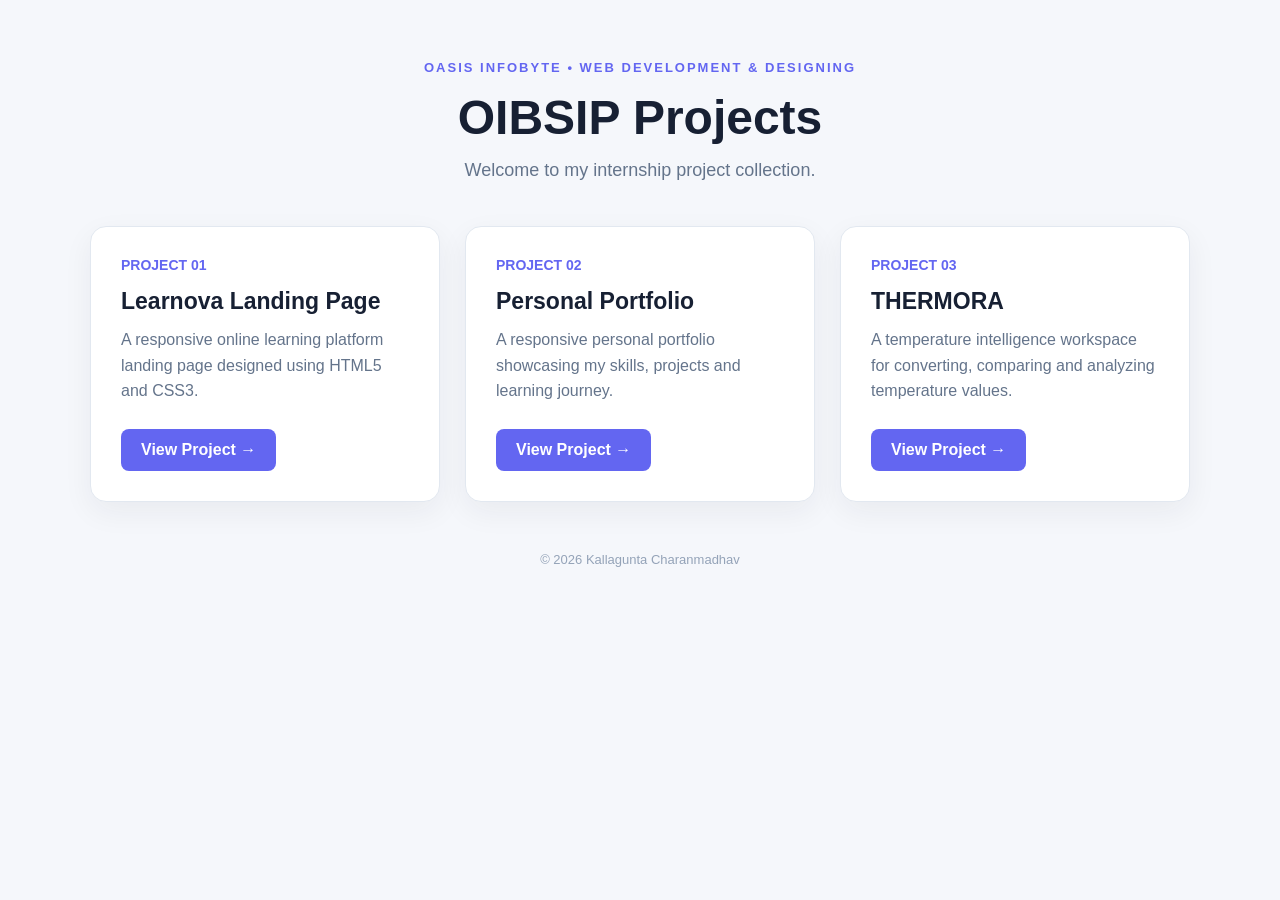
<file: index.html>
<!DOCTYPE html>
<html lang="en">

<head>
    <meta charset="UTF-8">
    <meta name="viewport" content="width=device-width, initial-scale=1.0">

    <title>OIBSIP Projects | Charanmadhav</title>

    <style>
        * {
            margin: 0;
            padding: 0;
            box-sizing: border-box;
        }

        body {
            font-family: Arial, sans-serif;
            background: #f5f7fb;
            color: #172033;
            min-height: 100vh;
            padding: 60px 30px;
        }

        .container {
            max-width: 1100px;
            margin: auto;
            text-align: center;
        }

        .label {
            color: #6366f1;
            font-weight: bold;
            letter-spacing: 2px;
            font-size: 13px;
            margin-bottom: 15px;
        }

        h1 {
            font-size: 48px;
            margin-bottom: 15px;
        }

        .subtitle {
            color: #64748b;
            font-size: 18px;
            margin-bottom: 45px;
        }

        .cards {
            display: grid;
            grid-template-columns: repeat(3, 1fr);
            gap: 25px;
        }

        .card {
            background: white;
            padding: 30px;
            border-radius: 16px;
            border: 1px solid #e2e8f0;
            text-align: left;
            box-shadow: 0 10px 30px rgba(30, 41, 59, 0.06);
        }

        .number {
            color: #6366f1;
            font-size: 14px;
            font-weight: bold;
            margin-bottom: 15px;
        }

        .card h2 {
            margin-bottom: 12px;
            font-size: 23px;
        }

        .card p {
            color: #64748b;
            line-height: 1.6;
            margin-bottom: 25px;
        }

        .btn {
            display: inline-block;
            background: #6366f1;
            color: white;
            text-decoration: none;
            padding: 12px 20px;
            border-radius: 8px;
            font-weight: bold;
        }

        .btn:hover {
            background: #4f46e5;
        }

        footer {
            margin-top: 50px;
            color: #94a3b8;
            font-size: 13px;
        }

        @media (max-width: 900px) {
            .cards {
                grid-template-columns: 1fr;
            }

            h1 {
                font-size: 38px;
            }
        }
    </style>
</head>

<body>

    <div class="container">

        <p class="label">
            OASIS INFOBYTE • WEB DEVELOPMENT & DESIGNING
        </p>

        <h1>OIBSIP Projects</h1>

        <p class="subtitle">
            Welcome to my internship project collection.
        </p>


        <div class="cards">

            <!-- PROJECT 01 -->
            <div class="card">

                <div class="number">
                    PROJECT 01
                </div>

                <h2>
                    Learnova Landing Page
                </h2>

                <p>
                    A responsive online learning platform landing page
                    designed using HTML5 and CSS3.
                </p>

                <a class="btn" href="./Learnova/">
                    View Project →
                </a>

            </div>


            <!-- PROJECT 02 -->
            <div class="card">

                <div class="number">
                    PROJECT 02
                </div>

                <h2>
                    Personal Portfolio
                </h2>

                <p>
                    A responsive personal portfolio showcasing my
                    skills, projects and learning journey.
                </p>

                <a class="btn" href="./WebDev-L1-PersonalPortfolio/">
                    View Project →
                </a>

            </div>


            <!-- PROJECT 03 -->
            <div class="card">

                <div class="number">
                    PROJECT 03
                </div>

                <h2>
                    THERMORA
                </h2>

                <p>
                    A temperature intelligence workspace for converting,
                    comparing and analyzing temperature values.
                </p>

                <a class="btn" href="./Thermora/">
                    View Project →
                </a>

            </div>

        </div>


        <footer>
            © 2026 Kallagunta Charanmadhav
        </footer>

    </div>

</body>

</html>
</file>
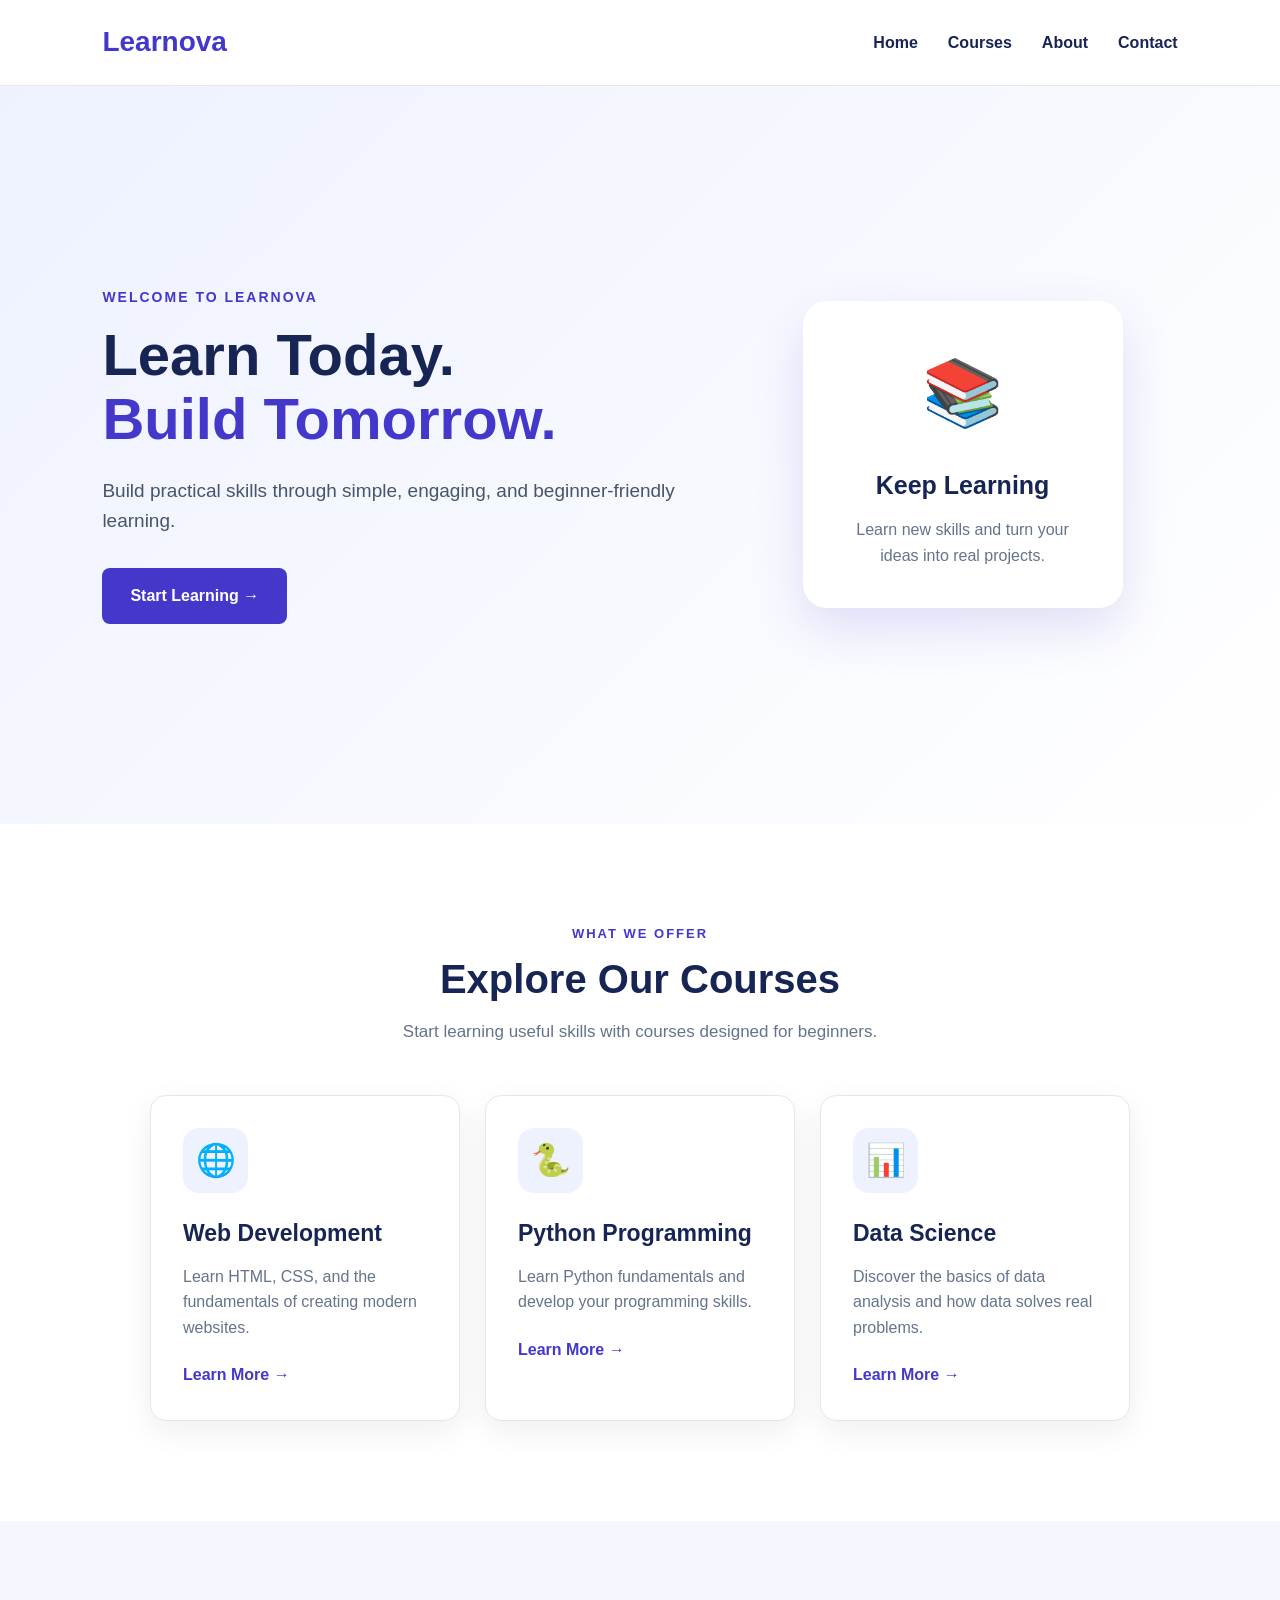
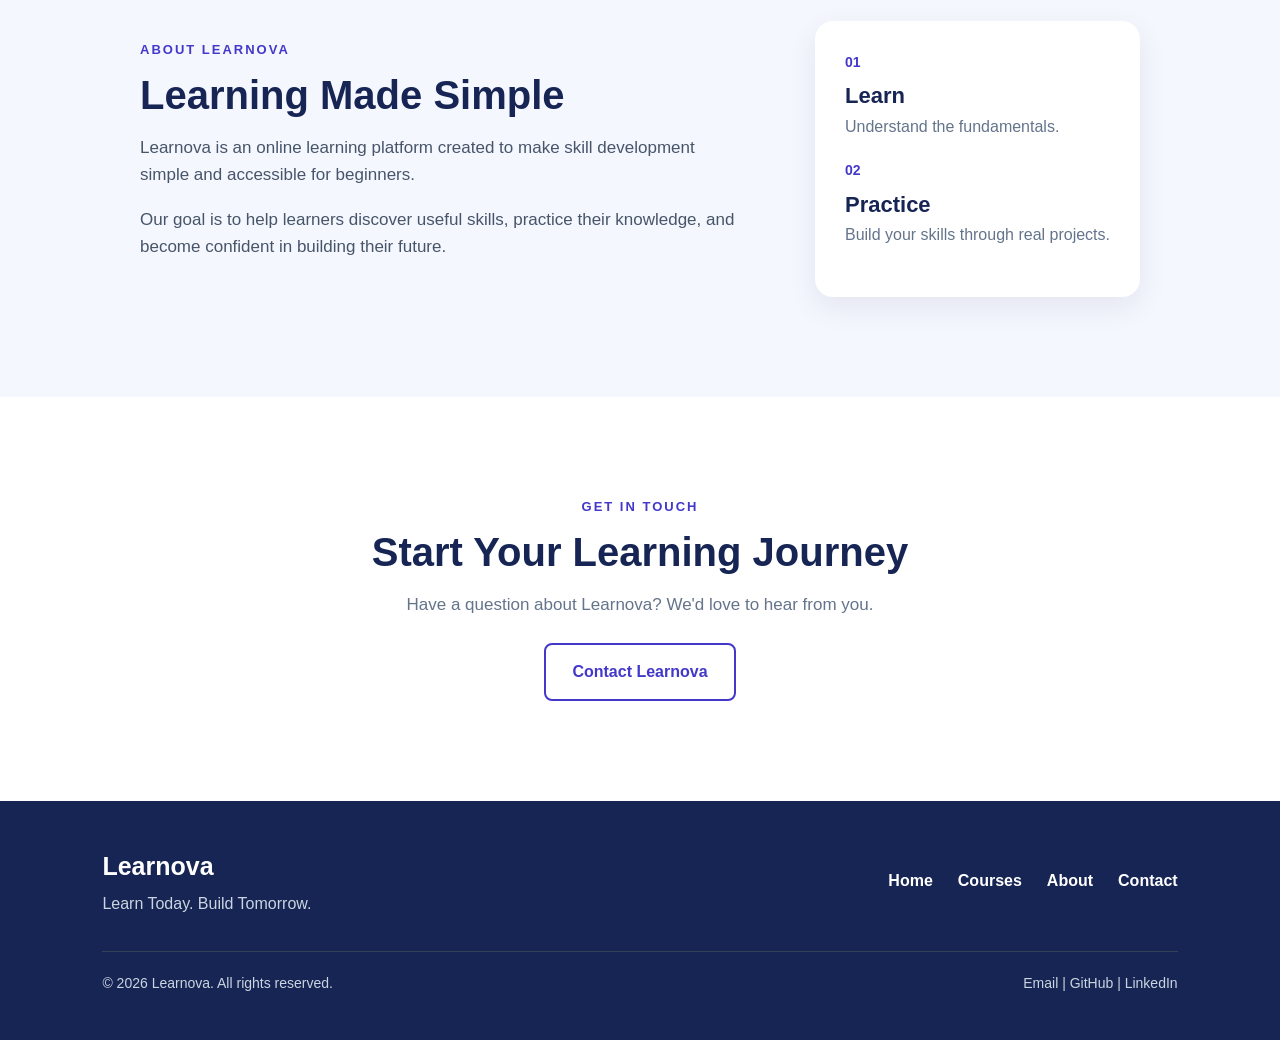
<file: Learnova/index.html>
<!DOCTYPE html>
<html lang="en">
<head>
    <meta charset="UTF-8">
    <meta name="viewport" content="width=device-width, initial-scale=1.0">
    <title>Learnova | Learn Today. Build Tomorrow.</title>
    <link rel="stylesheet" href="style.css">
</head>
<body>

    <!-- NAVIGATION -->
    <header>
        <nav class="navbar">
            <a href="#home" class="logo">Learnova</a>
            <ul class="nav-links">
                <li><a href="#home">Home</a></li>
                <li><a href="#courses">Courses</a></li>
                <li><a href="#about">About</a></li>
                <li><a href="#contact">Contact</a></li>
            </ul>
        </nav>
    </header>

    <main>
        <!-- HERO SECTION -->
        <section id="home" class="hero">
            <div class="hero-content">
                <p class="welcome-text">WELCOME TO LEARNOVA</p>
                <h1>Learn Today.<br><span>Build Tomorrow.</span></h1>
                <p class="hero-description">
                    Build practical skills through simple, engaging, and beginner-friendly learning.
                </p>
                <a href="#courses" class="primary-button">Start Learning &rarr;</a>
            </div>

            <div class="hero-visual">
                <div class="learning-card">
                    <div class="book-icon">📚</div>
                    <h3>Keep Learning</h3>
                    <p>Learn new skills and turn your ideas into real projects.</p>
                </div>
            </div>
        </section>

        <!-- COURSES SECTION -->
        <section id="courses" class="courses">
            <p class="section-label">WHAT WE OFFER</p>
            <h2>Explore Our Courses</h2>
            <p class="section-description">
                Start learning useful skills with courses designed for beginners.
            </p>

            <div class="course-container">
                <article class="course-card">
                    <div class="course-icon">🌐</div>
                    <h3>Web Development</h3>
                    <p>Learn HTML, CSS, and the fundamentals of creating modern websites.</p>
                    <a href="#contact">Learn More &rarr;</a>
                </article>

                <article class="course-card">
                    <div class="course-icon">🐍</div>
                    <h3>Python Programming</h3>
                    <p>Learn Python fundamentals and develop your programming skills.</p>
                    <a href="#contact">Learn More &rarr;</a>
                </article>

                <article class="course-card">
                    <div class="course-icon">📊</div>
                    <h3>Data Science</h3>
                    <p>Discover the basics of data analysis and how data solves real problems.</p>
                    <a href="#contact">Learn More &rarr;</a>
                </article>
            </div>
        </section>

        <!-- ABOUT SECTION -->
        <section id="about" class="about">
            <div class="about-content">
                <div class="about-text">
                    <p class="section-label">ABOUT LEARNOVA</p>
                    <h2>Learning Made Simple</h2>
                    <p>
                        Learnova is an online learning platform created to make skill development simple and accessible for beginners.
                    </p>
                    <p>
                        Our goal is to help learners discover useful skills, practice their knowledge, and become confident in building their future.
                    </p>
                </div>

                <div class="about-box">
                    <div class="about-number">01</div>
                    <h3>Learn</h3>
                    <p>Understand the fundamentals.</p>

                    <div class="about-number">02</div>
                    <h3>Practice</h3>
                    <p>Build your skills through real projects.</p>
                </div>
            </div>
        </section>

        <!-- CONTACT SECTION -->
        <section id="contact" class="contact">
            <p class="section-label">GET IN TOUCH</p>
            <h2>Start Your Learning Journey</h2>
            <p>Have a question about Learnova? We'd love to hear from you.</p>
            <a href="mailto:hello@learnova.example" class="contact-button">Contact Learnova</a>
        </section>
    </main>

    <!-- FOOTER -->
    <footer>
        <div class="footer-content">
            <div>
                <a href="#home" class="footer-logo">Learnova</a>
                <p>Learn Today. Build Tomorrow.</p>
            </div>

            <ul class="footer-links">
                <li><a href="#home">Home</a></li>
                <li><a href="#courses">Courses</a></li>
                <li><a href="#about">About</a></li>
                <li><a href="#contact">Contact</a></li>
            </ul>
        </div>

        <div class="footer-bottom">
            <p>&copy; 2026 Learnova. All rights reserved.</p>
            <p>Email | GitHub | LinkedIn</p>
        </div>
    </footer>

</body>
</html>
</file>
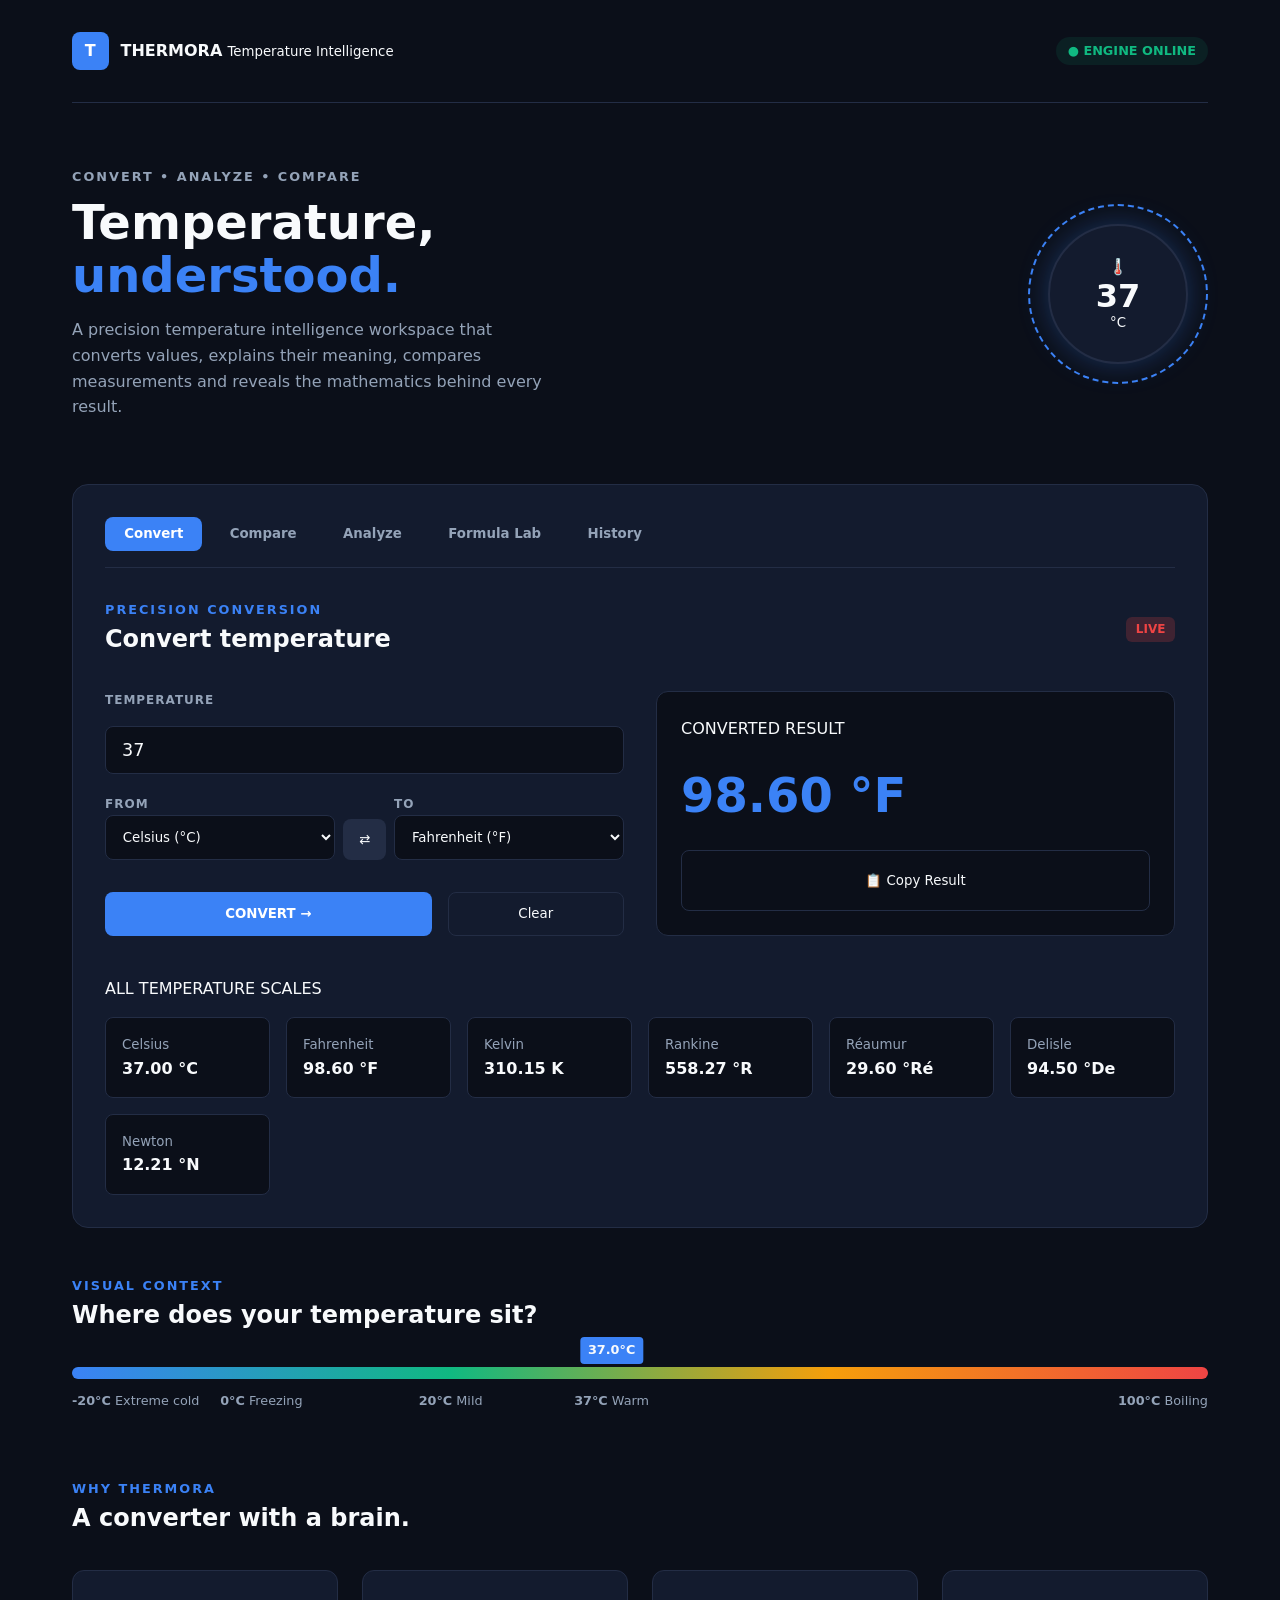
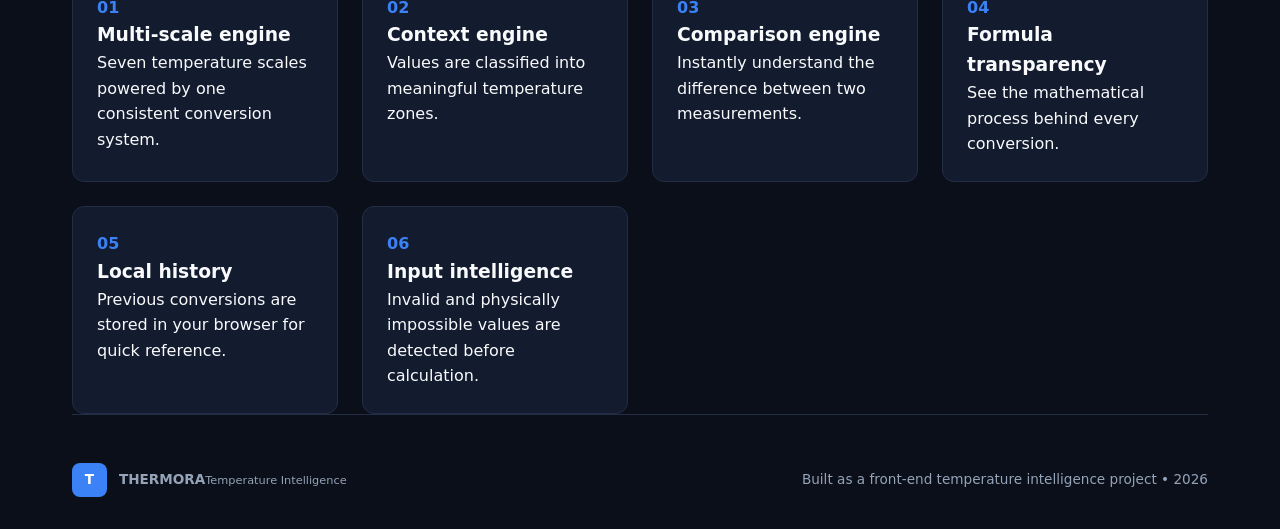
<file: Thermora/index.html>
<!DOCTYPE html>
<html lang="en">
<head>
    <meta charset="UTF-8">
    <meta name="viewport" content="width=device-width, initial-scale=1.0">
    <title>THERMORA | Temperature Intelligence</title>
    <link rel="stylesheet" href="style.css">
</head>
<body>

    <!-- NAVIGATION -->
    <nav class="navbar">
        <div class="brand">
            <div class="brand-mark">T</div>
            <div>
                <strong>THERMORA</strong>
                <small>Temperature Intelligence</small>
            </div>
        </div>
        <div class="nav-badge">
            ● ENGINE ONLINE
        </div>
    </nav>

    <!-- HERO -->
    <header class="hero">
        <div class="hero-text">
            <p class="eyebrow">CONVERT • ANALYZE • COMPARE</p>
            <h1>Temperature,<br><span>understood.</span></h1>
            <p>
                A precision temperature intelligence workspace that converts values, explains their meaning, 
                compares measurements and reveals the mathematics behind every result.
            </p>
        </div>

        <div class="temperature-orb" id="temperatureOrb">
            <div class="orb-ring"></div>
            <div class="orb-core">
                <span>🌡️</span>
                <strong id="orbValue">37</strong>
                <small id="orbUnit">°C</small>
            </div>
        </div>
    </header>

    <!-- MODE NAVIGATION & WORKSPACE -->
    <section class="workspace">
        <div class="mode-tabs">
            <button class="mode-tab active" data-mode="convert">Convert</button>
            <button class="mode-tab" data-mode="compare">Compare</button>
            <button class="mode-tab" data-mode="analyze">Analyze</button>
            <button class="mode-tab" data-mode="formula">Formula Lab</button>
            <button class="mode-tab" data-mode="history">History</button>
        </div>

        <!-- CONVERT MODE -->
        <div class="mode-panel active" id="convertPanel">
            <div class="panel-heading">
                <div>
                    <p class="eyebrow">PRECISION CONVERSION</p>
                    <h2>Convert temperature</h2>
                </div>
                <span class="live-badge">LIVE</span>
            </div>

            <div class="conversion-layout">
                <div class="input-column">
                    <label for="temperatureInput">TEMPERATURE</label>
                    <input type="number" id="temperatureInput" value="37" step="any" placeholder="Enter value">

                    <div class="unit-row">
                        <div class="field">
                            <label for="fromUnit">FROM</label>
                            <select id="fromUnit">
                                <option value="celsius">Celsius (°C)</option>
                                <option value="fahrenheit">Fahrenheit (°F)</option>
                                <option value="kelvin">Kelvin (K)</option>
                                <option value="rankine">Rankine (°R)</option>
                                <option value="reaumur">Réaumur (°Ré)</option>
                                <option value="delisle">Delisle (°De)</option>
                                <option value="newton">Newton (°N)</option>
                            </select>
                        </div>

                        <button class="swap-button" id="swapButton" title="Swap units">⇄</button>

                        <div class="field">
                            <label for="toUnit">TO</label>
                            <select id="toUnit">
                                <option value="fahrenheit">Fahrenheit (°F)</option>
                                <option value="celsius">Celsius (°C)</option>
                                <option value="kelvin">Kelvin (K)</option>
                                <option value="rankine">Rankine (°R)</option>
                                <option value="reaumur">Réaumur (°Ré)</option>
                                <option value="delisle">Delisle (°De)</option>
                                <option value="newton">Newton (°N)</option>
                            </select>
                        </div>
                    </div>

                    <div class="control-row">
                        <button class="primary-button" id="convertButton">CONVERT <span>→</span></button>
                        <button class="secondary-button" id="clearButton">Clear</button>
                    </div>
                </div>

                <div class="result-column">
                    <p>CONVERTED RESULT</p>
                    <div class="big-result">
                        <strong id="resultValue">98.60</strong>
                        <span id="resultUnit">°F</span>
                    </div>
                    <button class="copy-button" id="copyButton">📋 Copy Result</button>
                    <div class="error-message" id="errorMessage"></div>
                </div>
            </div>

            <div class="all-results">
                <div class="sub-heading">ALL TEMPERATURE SCALES</div>
                <div class="unit-grid" id="unitGrid"></div>
            </div>
        </div>

        <!-- COMPARE MODE -->
        <div class="mode-panel" id="comparePanel">
            <div class="panel-heading">
                <div>
                    <p class="eyebrow">TEMPERATURE DIFFERENCE</p>
                    <h2>Compare two values</h2>
                </div>
            </div>

            <div class="compare-grid">
                <div class="compare-input">
                    <label for="compareA">TEMPERATURE A (°C)</label>
                    <input type="number" id="compareA" value="20" step="any">
                </div>
                <div class="compare-input">
                    <label for="compareB">TEMPERATURE B (°C)</label>
                    <input type="number" id="compareB" value="35" step="any">
                </div>
            </div>

            <div class="comparison-result">
                <div class="difference-number">
                    <span id="differenceValue">+15</span>
                    <small>°C difference</small>
                </div>
                <div>
                    <h3 id="comparisonTitle">B is warmer</h3>
                    <p id="comparisonText">Temperature B is 15°C warmer than temperature A.</p>
                </div>
            </div>
        </div>

        <!-- ANALYZE MODE -->
        <div class="mode-panel" id="analyzePanel">
            <div class="panel-heading">
                <div>
                    <p class="eyebrow">INTELLIGENCE ENGINE</p>
                    <h2>Understand the number</h2>
                </div>
            </div>

            <div class="analysis-grid">
                <div class="analysis-main">
                    <span class="analysis-icon">✦</span>
                    <p class="eyebrow">CURRENT CLASSIFICATION</p>
                    <h2 id="analysisTitle">Warm</h2>
                    <p id="analysisDescription">This temperature is noticeably warm compared with ordinary indoor conditions.</p>
                </div>

                <div class="analysis-facts">
                    <div class="fact">
                        <span>Temperature</span>
                        <strong id="analysisTemperature">37°C</strong>
                    </div>
                    <div class="fact">
                        <span>Zone</span>
                        <strong id="analysisZone">Warm</strong>
                    </div>
                    <div class="fact">
                        <span>Scale Position</span>
                        <strong id="analysisPosition">47%</strong>
                    </div>
                </div>
            </div>

            <div class="reference-strip">
                <div><span>🧊</span><strong>0°C</strong><small>Freezing</small></div>
                <div><span>🏠</span><strong>20°C</strong><small>Cool room</small></div>
                <div><span>🌡️</span><strong>37°C</strong><small>Body reference</small></div>
                <div><span>♨️</span><strong>100°C</strong><small>Boiling</small></div>
            </div>
        </div>

        <!-- FORMULA LAB -->
        <div class="mode-panel" id="formulaPanel">
            <div class="panel-heading">
                <div>
                    <p class="eyebrow">MATHEMATICAL ENGINE</p>
                    <h2>Formula Lab</h2>
                </div>
            </div>

            <div class="formula-card">
                <div class="formula-header">
                    <span id="formulaName">Celsius → Fahrenheit</span>
                    <span>PRECISION MODE</span>
                </div>
                <div class="formula-expression" id="formulaExpression">°F = (°C × 9/5) + 32</div>
                <div class="formula-calculation" id="formulaCalculation">(37 × 9/5) + 32 = 98.60°F</div>
                <p class="formula-note">
                    THERMORA converts through a common Celsius reference internally. This allows different temperature scales to be compared using one calculation engine.
                </p>
            </div>
        </div>

        <!-- HISTORY -->
        <div class="mode-panel" id="historyPanel">
            <div class="panel-heading">
                <div>
                    <p class="eyebrow">LOCAL STORAGE</p>
                    <h2>Conversion history</h2>
                </div>
                <button class="secondary-button" id="clearHistoryButton">Clear History</button>
            </div>
            <div class="history-list" id="historyList">
                <p class="empty-history">Your conversions will appear here.</p>
            </div>
        </div>
    </section>

    <!-- VISUAL SCALE -->
    <section class="scale-section">
        <div class="section-heading">
            <p class="eyebrow">VISUAL CONTEXT</p>
            <h2>Where does your temperature sit?</h2>
        </div>
        <div class="temperature-scale">
            <div class="scale-gradient"></div>
            <div class="scale-indicator" id="scaleIndicator">
                <strong id="scaleValue">37°C</strong>
            </div>
            <div class="scale-labels">
                <span class="scale-label scale-label-min" style="left: 0%;"><strong>-20°C</strong> Extreme cold</span>
                <span class="scale-label" style="left: 16.67%;"><strong>0°C</strong> Freezing</span>
                <span class="scale-label" style="left: 33.33%;"><strong>20°C</strong> Mild</span>
                <span class="scale-label" style="left: 47.5%;"><strong>37°C</strong> Warm</span>
                <span class="scale-label scale-label-max" style="left: 100%;"><strong>100°C</strong> Boiling</span>
            </div>
        </div>
    </section>

    <!-- FEATURES -->
    <section class="features-section">
        <div class="section-heading">
            <p class="eyebrow">WHY THERMORA</p>
            <h2>A converter with a brain.</h2>
        </div>
        <div class="feature-grid">
            <article class="feature-card"><span>01</span><h3>Multi-scale engine</h3><p>Seven temperature scales powered by one consistent conversion system.</p></article>
            <article class="feature-card"><span>02</span><h3>Context engine</h3><p>Values are classified into meaningful temperature zones.</p></article>
            <article class="feature-card"><span>03</span><h3>Comparison engine</h3><p>Instantly understand the difference between two measurements.</p></article>
            <article class="feature-card"><span>04</span><h3>Formula transparency</h3><p>See the mathematical process behind every conversion.</p></article>
            <article class="feature-card"><span>05</span><h3>Local history</h3><p>Previous conversions are stored in your browser for quick reference.</p></article>
            <article class="feature-card"><span>06</span><h3>Input intelligence</h3><p>Invalid and physically impossible values are detected before calculation.</p></article>
        </div>
    </section>

    <!-- FOOTER -->
    <footer>
        <div class="brand">
            <div class="brand-mark">T</div>
            <div><strong>THERMORA</strong><small>Temperature Intelligence</small></div>
        </div>
        <p>Built as a front-end temperature intelligence project • 2026</p>
    </footer>

    <script src="script.js"></script>
</body>
</html>
</file>
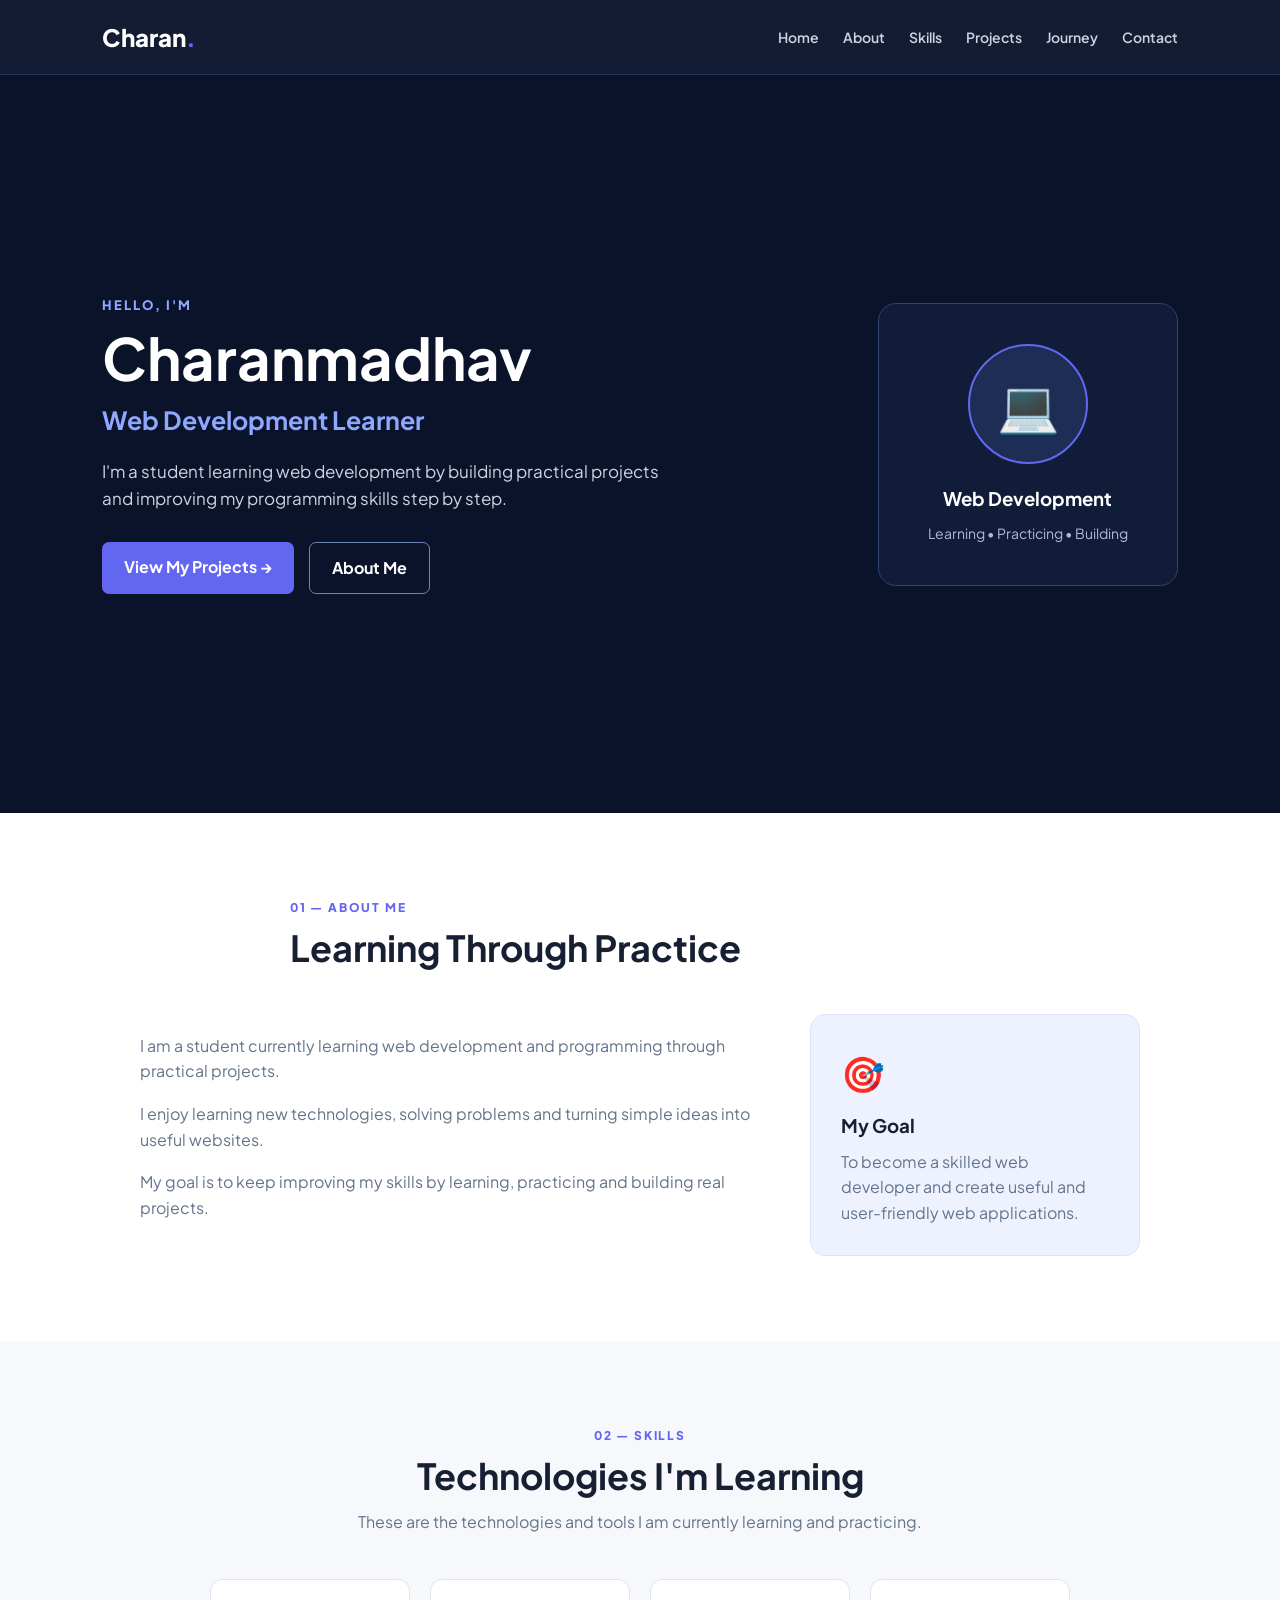
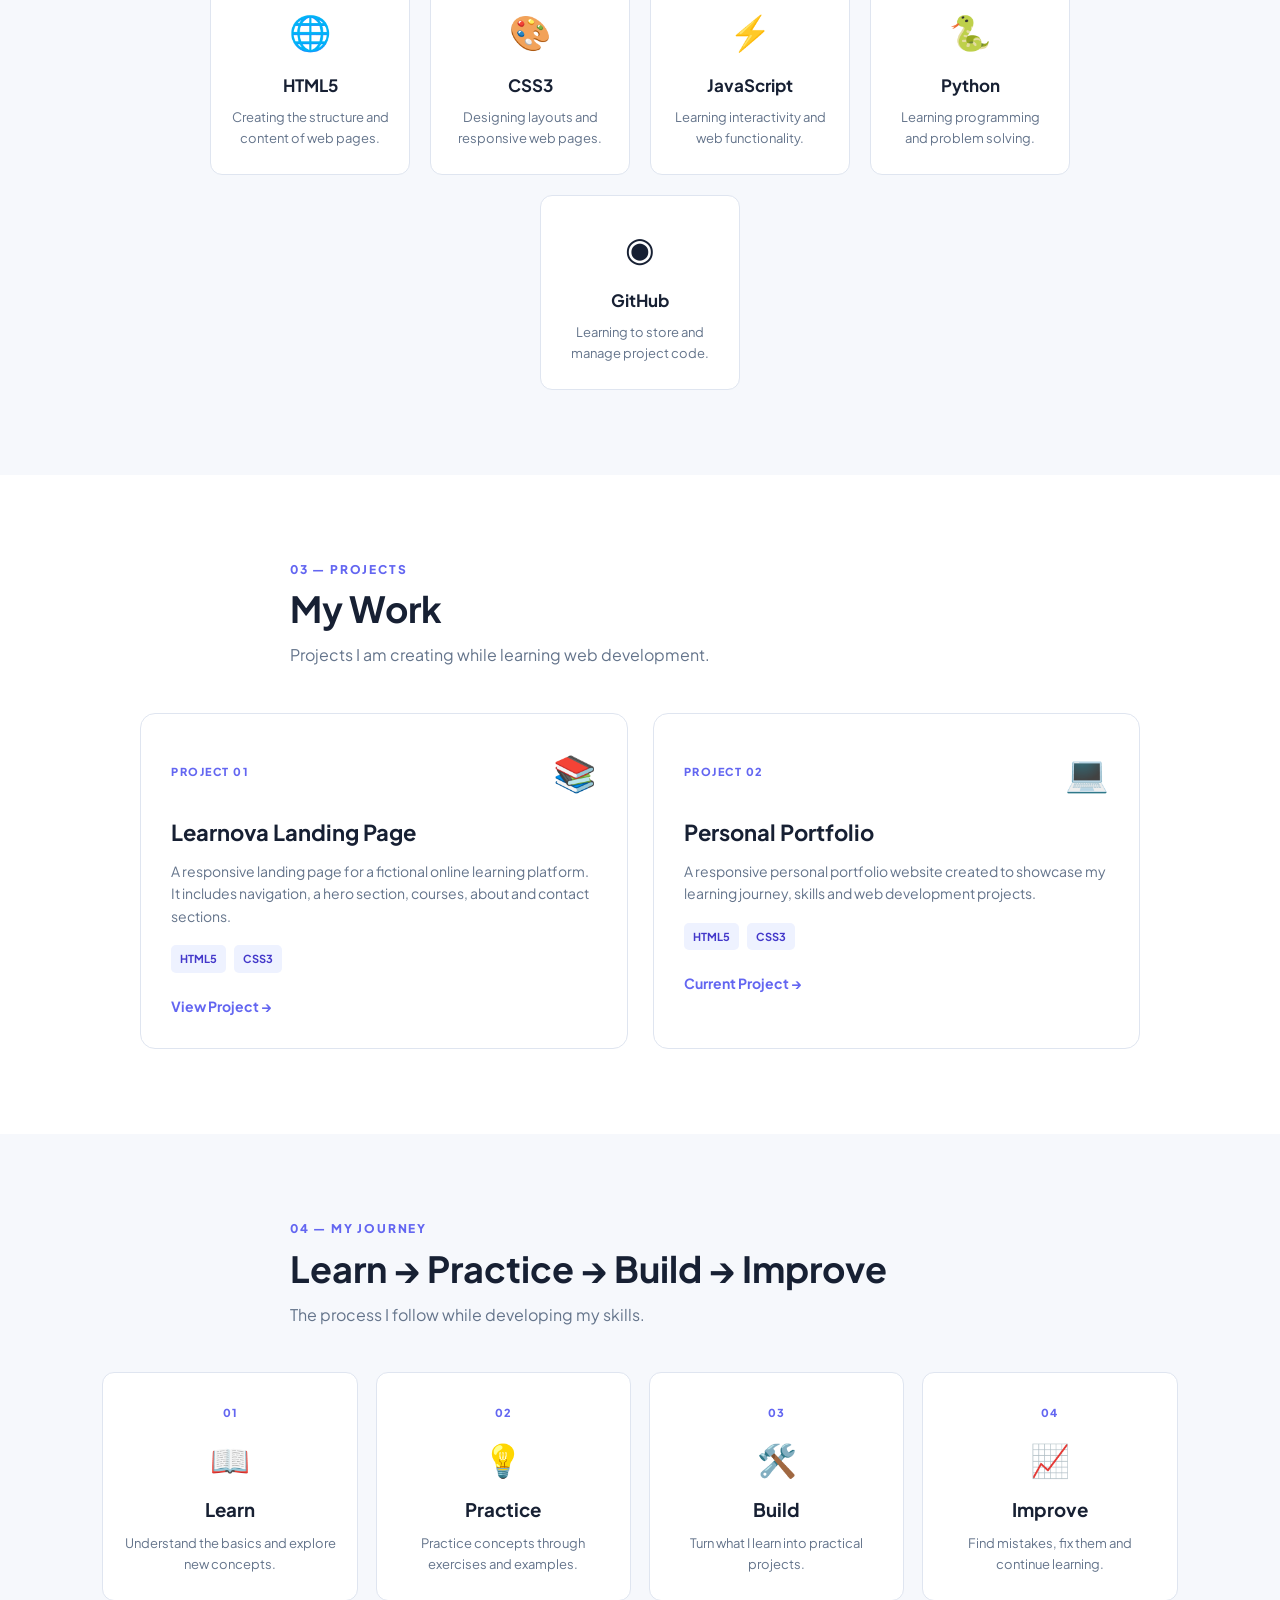
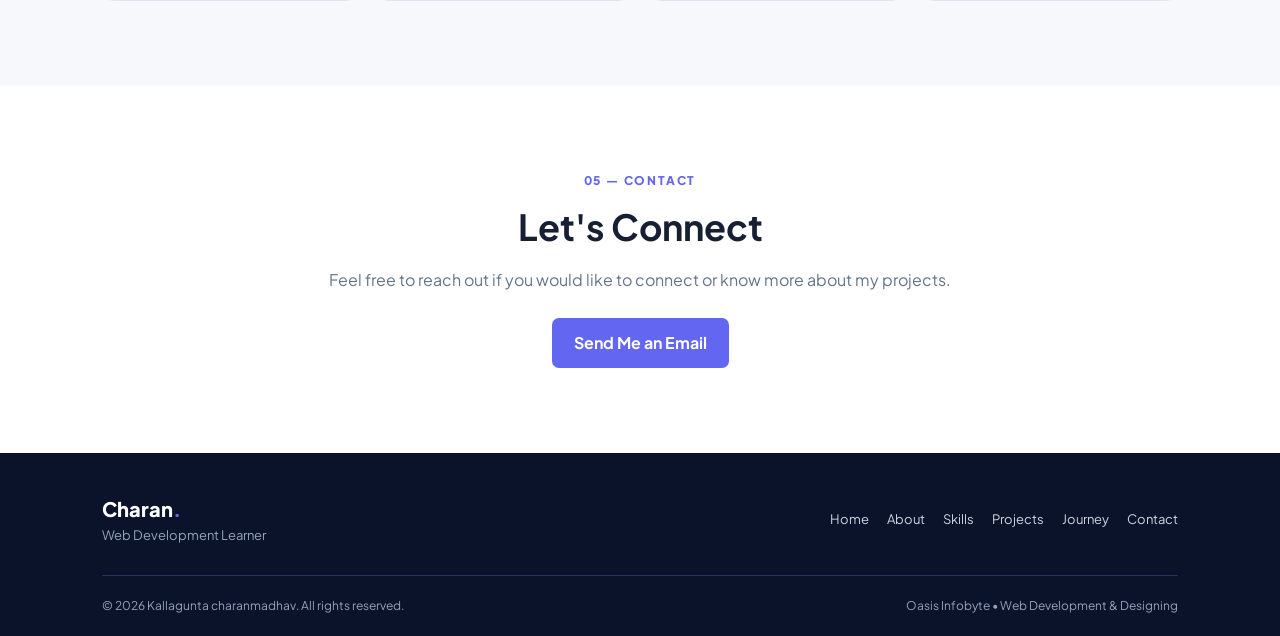
<file: WebDev-L1-PersonalPortfolio/index.html>
<!DOCTYPE html>
<html lang="en">

<head>
    <meta charset="UTF-8">
    <meta name="viewport" content="width=device-width, initial-scale=1.0">

    <title>Kallagunta Charan madhav | Web Development Learner</title>

    <!-- Google Font -->
    <link rel="preconnect" href="https://fonts.googleapis.com">
    <link rel="preconnect" href="https://fonts.gstatic.com" crossorigin>

    <link
        href="https://fonts.googleapis.com/css2?family=Plus+Jakarta+Sans:wght@400;500;600;700;800&display=swap"
        rel="stylesheet">

    <link rel="stylesheet" href="style.css">
</head>

<body>

    <!-- =========================
         NAVIGATION
    ========================== -->

    <header>

        <nav class="navbar">

            <a href="#home" class="logo">
                Charan<span>.</span>
            </a>

            <ul class="nav-links">

                <li>
                    <a href="#home">Home</a>
                </li>

                <li>
                    <a href="#about">About</a>
                </li>

                <li>
                    <a href="#skills">Skills</a>
                </li>

                <li>
                    <a href="#projects">Projects</a>
                </li>

                <li>
                    <a href="#journey">Journey</a>
                </li>

                <li>
                    <a href="#contact">Contact</a>
                </li>

            </ul>

        </nav>

    </header>


    <main>


        <!-- =========================
             HERO
        ========================== -->

        <section id="home" class="hero">

            <div class="hero-content">

                <p class="small-label">
                    HELLO, I'M
                </p>

                <h1>
                    Charanmadhav
                </h1>

                <h2>
                    Web Development Learner
                </h2>

                <p class="hero-description">
                    I'm a student learning web development by building
                    practical projects and improving my programming skills
                    step by step.
                </p>


                <div class="hero-buttons">

                    <a href="#projects" class="primary-button">
                        View My Projects →
                    </a>

                    <a href="#about" class="secondary-button">
                        About Me
                    </a>

                </div>

            </div>


            <!-- Avatar / Photo Placeholder -->

            <div class="profile-card">

                <div class="avatar">
                    💻
                </div>

                <h3>
                    Web Development
                </h3>

                <p>
                    Learning • Practicing • Building
                </p>

            </div>

        </section>



        <!-- =========================
             ABOUT
        ========================== -->

        <section id="about" class="about">

            <div class="section-heading">

                <p class="section-label">
                    01 — ABOUT ME
                </p>

                <h2>
                    Learning Through Practice
                </h2>

            </div>


            <div class="about-container">

                <div class="about-text">

                    <p>
                        I am a student currently learning web development
                        and programming through practical projects.
                    </p>

                    <p>
                        I enjoy learning new technologies, solving problems
                        and turning simple ideas into useful websites.
                    </p>

                    <p>
                        My goal is to keep improving my skills by learning,
                        practicing and building real projects.
                    </p>

                </div>


                <div class="goal-card">

                    <div class="goal-icon">
                        🎯
                    </div>

                    <h3>
                        My Goal
                    </h3>

                    <p>
                        To become a skilled web developer and create
                        useful and user-friendly web applications.
                    </p>

                </div>

            </div>

        </section>



        <!-- =========================
             SKILLS
        ========================== -->

        <section id="skills" class="skills">

            <div class="section-heading">

                <p class="section-label">
                    02 — SKILLS
                </p>

                <h2>
                    Technologies I'm Learning
                </h2>

                <p>
                    These are the technologies and tools I am currently
                    learning and practicing.
                </p>

            </div>


            <div class="skills-container">


                <div class="skill-card">

                    <div class="skill-icon">
                        🌐
                    </div>

                    <h3>
                        HTML5
                    </h3>

                    <p>
                        Creating the structure and content of web pages.
                    </p>

                </div>


                <div class="skill-card">

                    <div class="skill-icon">
                        🎨
                    </div>

                    <h3>
                        CSS3
                    </h3>

                    <p>
                        Designing layouts and responsive web pages.
                    </p>

                </div>


                <div class="skill-card">

                    <div class="skill-icon">
                        ⚡
                    </div>

                    <h3>
                        JavaScript
                    </h3>

                    <p>
                        Learning interactivity and web functionality.
                    </p>

                </div>


                <div class="skill-card">

                    <div class="skill-icon">
                        🐍
                    </div>

                    <h3>
                        Python
                    </h3>

                    <p>
                        Learning programming and problem solving.
                    </p>

                </div>


                <div class="skill-card">

                    <div class="skill-icon">
                        ◉
                    </div>

                    <h3>
                        GitHub
                    </h3>

                    <p>
                        Learning to store and manage project code.
                    </p>

                </div>

            </div>

        </section>



        <!-- =========================
             PROJECTS
        ========================== -->

        <section id="projects" class="projects">

            <div class="section-heading">

                <p class="section-label">
                    03 — PROJECTS
                </p>

                <h2>
                    My Work
                </h2>

                <p>
                    Projects I am creating while learning web development.
                </p>

            </div>


            <div class="projects-container">


                <!-- PROJECT 1 -->

                <article class="project-card">

                    <div class="project-top">

                        <span class="project-number">
                            PROJECT 01
                        </span>

                        <span class="project-icon">
                            📚
                        </span>

                    </div>

                    <h3>
                        Learnova Landing Page
                    </h3>

                    <p>
                        A responsive landing page for a fictional online
                        learning platform. It includes navigation, a hero
                        section, courses, about and contact sections.
                    </p>


                    <div class="tags">

                        <span>HTML5</span>
                        <span>CSS3</span>

                    </div>


                    <!-- Replace # with GitHub/demo link later -->

                    <a href="#" class="project-link">
                        View Project →
                    </a>

                </article>



                <!-- PROJECT 2 -->

                <article class="project-card">

                    <div class="project-top">

                        <span class="project-number">
                            PROJECT 02
                        </span>

                        <span class="project-icon">
                            💻
                        </span>

                    </div>

                    <h3>
                        Personal Portfolio
                    </h3>

                    <p>
                        A responsive personal portfolio website created
                        to showcase my learning journey, skills and
                        web development projects.
                    </p>


                    <div class="tags">

                        <span>HTML5</span>
                        <span>CSS3</span>

                    </div>


                    <a href="#" class="project-link">
                        Current Project →
                    </a>

                </article>


            </div>

        </section>



        <!-- =========================
             LEARNING JOURNEY
        ========================== -->

        <section id="journey" class="journey">

            <div class="section-heading">

                <p class="section-label">
                    04 — MY JOURNEY
                </p>

                <h2>
                    Learn → Practice → Build → Improve
                </h2>

                <p>
                    The process I follow while developing my skills.
                </p>

            </div>


            <div class="journey-container">


                <div class="journey-card">

                    <span class="step-number">
                        01
                    </span>

                    <div class="journey-icon">
                        📖
                    </div>

                    <h3>
                        Learn
                    </h3>

                    <p>
                        Understand the basics and explore new concepts.
                    </p>

                </div>


                <div class="journey-card">

                    <span class="step-number">
                        02
                    </span>

                    <div class="journey-icon">
                        💡
                    </div>

                    <h3>
                        Practice
                    </h3>

                    <p>
                        Practice concepts through exercises and examples.
                    </p>

                </div>


                <div class="journey-card">

                    <span class="step-number">
                        03
                    </span>

                    <div class="journey-icon">
                        🛠️
                    </div>

                    <h3>
                        Build
                    </h3>

                    <p>
                        Turn what I learn into practical projects.
                    </p>

                </div>


                <div class="journey-card">

                    <span class="step-number">
                        04
                    </span>

                    <div class="journey-icon">
                        📈
                    </div>

                    <h3>
                        Improve
                    </h3>

                    <p>
                        Find mistakes, fix them and continue learning.
                    </p>

                </div>

            </div>

        </section>



        <!-- =========================
             CONTACT
        ========================== -->

        <section id="contact" class="contact">

            <div class="contact-box">

                <p class="section-label">
                    05 — CONTACT
                </p>

                <h2>
                    Let's Connect
                </h2>

                <p>
                    Feel free to reach out if you would like to connect
                    or know more about my projects.
                </p>


                <!-- CHANGE YOUR EMAIL HERE -->

                <a
                    href="mailto:charanmadhav73@gmail.com"
                    class="primary-button">

                    Send Me an Email

                </a>

            </div>

        </section>

    </main>



    <!-- =========================
         FOOTER
    ========================== -->

    <footer>

        <div class="footer-main">

            <div>

                <a href="#home" class="footer-logo">
                    Charan<span>.</span>
                </a>

                <p>
                    Web Development Learner
                </p>

            </div>


            <div class="footer-links">

                <a href="#home">Home</a>

                <a href="#about">About</a>

                <a href="#skills">Skills</a>

                <a href="#projects">Projects</a>

                <a href="#journey">Journey</a>

                <a href="#contact">Contact</a>

            </div>

        </div>


        <div class="footer-bottom">

            <p>
                © 2026  Kallagunta charanmadhav. All rights reserved.
            </p>

            <p>
                Oasis Infobyte • Web Development & Designing
            </p>

        </div>

    </footer>


</body>

</html>
</file>
<file: Learnova/style.css>
/* =====================================================
   RESET & BASE STYLES
===================================================== */
* {
    margin: 0;
    padding: 0;
    box-sizing: border-box;
}

html {
    scroll-behavior: smooth;
}

body {
    font-family: Arial, sans-serif;
    line-height: 1.6;
    color: #172554;
    background-color: #ffffff;
}

/* =====================================================
   NAVIGATION
===================================================== */
.navbar {
    position: sticky;
    top: 0;
    z-index: 1000;
    display: flex;
    justify-content: space-between;
    align-items: center;
    padding: 20px 8%;
    background-color: #ffffff;
    border-bottom: 1px solid #e5e7eb;
}

.logo {
    font-size: 28px;
    font-weight: 800;
    color: #4338ca;
    text-decoration: none;
}

.nav-links {
    display: flex;
    gap: 30px;
    list-style: none;
}

.nav-links a {
    text-decoration: none;
    color: #172554;
    font-size: 16px;
    font-weight: 600;
}

.nav-links a:hover {
    color: #4338ca;
}

/* =====================================================
   HERO SECTION
===================================================== */
.hero {
    min-height: 82vh;
    display: flex;
    justify-content: space-between;
    align-items: center;
    gap: 60px;
    padding: 80px 8%;
    background: linear-gradient(135deg, #eef2ff, #ffffff);
}

.hero-content {
    max-width: 650px;
}

.welcome-text {
    margin-bottom: 15px;
    color: #4338ca;
    font-size: 14px;
    font-weight: 800;
    letter-spacing: 2px;
}

.hero h1 {
    margin-bottom: 25px;
    font-size: 58px;
    line-height: 1.1;
    color: #172554;
}

.hero h1 span {
    color: #4338ca;
}

.hero-description {
    max-width: 580px;
    margin-bottom: 32px;
    font-size: 19px;
    color: #475569;
}

.primary-button {
    display: inline-block;
    padding: 15px 28px;
    border-radius: 8px;
    background-color: #4338ca;
    color: #ffffff;
    text-decoration: none;
    font-weight: 700;
}

.primary-button:hover {
    background-color: #312e81;
}

.hero-visual {
    display: flex;
    justify-content: center;
    align-items: center;
    width: 40%;
}

.learning-card {
    width: 320px;
    padding: 40px;
    border-radius: 24px;
    text-align: center;
    background-color: #ffffff;
    box-shadow: 0 20px 50px rgba(67, 56, 202, 0.15);
}

.book-icon {
    margin-bottom: 20px;
    font-size: 65px;
}

.learning-card h3 {
    margin-bottom: 12px;
    font-size: 25px;
}

.learning-card p {
    color: #64748b;
}

/* =====================================================
   COMMON SECTION STYLES
===================================================== */
section {
    padding: 100px 8%;
    scroll-margin-top: 90px;
}

.section-label {
    margin-bottom: 10px;
    color: #4338ca;
    font-size: 13px;
    font-weight: 800;
    letter-spacing: 2px;
}

.courses h2,
.about h2,
.contact h2 {
    margin-bottom: 15px;
    font-size: 40px;
    line-height: 1.2;
}

/* =====================================================
   COURSES SECTION
===================================================== */
.courses {
    text-align: center;
    background-color: #ffffff;
}

.section-description {
    max-width: 600px;
    margin: 0 auto 50px;
    color: #64748b;
    font-size: 17px;
}

.course-container {
    display: flex;
    justify-content: center;
    gap: 25px;
    flex-wrap: wrap;
}

.course-card {
    width: 310px;
    padding: 32px;
    text-align: left;
    border: 1px solid #e2e8f0;
    border-radius: 16px;
    background-color: #ffffff;
    box-shadow: 0 10px 30px rgba(15, 23, 42, 0.07);
    transition: transform 0.2s ease;
}

.course-card:hover {
    transform: translateY(-6px);
}

.course-icon {
    width: 65px;
    height: 65px;
    display: flex;
    justify-content: center;
    align-items: center;
    margin-bottom: 22px;
    border-radius: 16px;
    background-color: #eef2ff;
    font-size: 32px;
}

.course-card h3 {
    margin-bottom: 12px;
    font-size: 23px;
}

.course-card p {
    margin-bottom: 22px;
    color: #64748b;
}

.course-card a {
    color: #4338ca;
    text-decoration: none;
    font-weight: 700;
}

.course-card a:hover {
    text-decoration: underline;
}

/* =====================================================
   ABOUT SECTION
===================================================== */
.about {
    background-color: #f5f7ff;
}

.about-content {
    max-width: 1000px;
    display: flex;
    justify-content: space-between;
    align-items: center;
    gap: 70px;
    margin: auto;
}

.about-text {
    max-width: 600px;
}

.about-text p:not(.section-label) {
    margin-bottom: 18px;
    color: #475569;
    font-size: 17px;
}

.about-box {
    min-width: 260px;
    padding: 30px;
    border-radius: 18px;
    background-color: #ffffff;
    box-shadow: 0 10px 30px rgba(15, 23, 42, 0.08);
}

.about-number {
    margin-bottom: 5px;
    color: #4338ca;
    font-size: 14px;
    font-weight: 800;
}

.about-box h3 {
    font-size: 22px;
}

.about-box p {
    margin-bottom: 20px;
    color: #64748b;
}

/* =====================================================
   CONTACT SECTION
===================================================== */
.contact {
    text-align: center;
}

.contact > p:not(.section-label) {
    margin-bottom: 25px;
    color: #64748b;
    font-size: 17px;
}

.contact-button {
    display: inline-block;
    padding: 14px 26px;
    border: 2px solid #4338ca;
    border-radius: 8px;
    color: #4338ca;
    text-decoration: none;
    font-weight: 700;
}

.contact-button:hover {
    background-color: #4338ca;
    color: #ffffff;
}

/* =====================================================
   FOOTER
===================================================== */
footer {
    padding: 45px 8%;
    background-color: #172554;
    color: #ffffff;
}

.footer-content {
    display: flex;
    justify-content: space-between;
    align-items: center;
    gap: 30px;
}

.footer-logo {
    color: #ffffff;
    text-decoration: none;
    font-size: 25px;
    font-weight: 800;
}

.footer-content p {
    margin-top: 5px;
    color: #cbd5e1;
}

.footer-links {
    display: flex;
    gap: 25px;
    list-style: none;
}

.footer-links a {
    color: #ffffff;
    text-decoration: none;
    font-weight: 600;
}

.footer-links a:hover {
    text-decoration: underline;
}

.footer-bottom {
    display: flex;
    justify-content: space-between;
    margin-top: 35px;
    padding-top: 20px;
    border-top: 1px solid #334155;
    color: #cbd5e1;
    font-size: 14px;
}

/* =====================================================
   MOBILE RESPONSIVE DESIGN
===================================================== */
@media (max-width: 768px) {
    .navbar {
        flex-direction: column;
        gap: 15px;
        padding: 18px 5%;
    }

    .nav-links {
        flex-wrap: wrap;
        justify-content: center;
        gap: 15px;
    }

    .hero {
        flex-direction: column;
        text-align: center;
        padding: 70px 5%;
    }

    .hero-content {
        max-width: 100%;
    }

    .hero h1 {
        font-size: 42px;
    }

    .hero-description {
        font-size: 17px;
    }

    .hero-visual {
        width: 100%;
    }

    section {
        padding: 75px 5%;
    }

    .courses h2,
    .about h2,
    .contact h2 {
        font-size: 32px;
    }

    .course-container {
        flex-direction: column;
        align-items: center;
    }

    .course-card {
        width: 100%;
        max-width: 360px;
    }

    .about-content {
        flex-direction: column;
        gap: 35px;
    }

    .about-box {
        width: 100%;
        max-width: 360px;
    }

    .footer-content {
        flex-direction: column;
        text-align: center;
    }

    .footer-links {
        flex-wrap: wrap;
        justify-content: center;
    }

    .footer-bottom {
        flex-direction: column;
        gap: 10px;
        text-align: center;
    }
}
</file>
<file: Thermora/style.css>
/* =====================================
   THERMORA - DESIGN SYSTEM & LAYOUT
===================================== */

:root {
    --bg-dark: #0b0f19;
    --card-bg: #131b2e;
    --border-color: #232d45;
    --accent-color: #3b82f6;
    --accent-glow: rgba(59, 130, 246, 0.3);
    --text-primary: #f8fafc;
    --text-secondary: #94a3b8;
    --danger-color: #ef4444;
}

* {
    margin: 0;
    padding: 0;
    box-sizing: border-box;
    font-family: 'Segoe UI', system-ui, -apple-system, sans-serif;
}

body {
    background-color: var(--bg-dark);
    color: var(--text-primary);
    line-height: 1.6;
    padding: 2rem;
    max-width: 1200px;
    margin: 0 auto;
}

/* NAVBAR */
.navbar {
    display: flex;
    justify-content: space-between;
    align-items: center;
    padding-bottom: 2rem;
    border-bottom: 1px solid var(--border-color);
}

.brand {
    display: flex;
    align-items: center;
    gap: 0.75rem;
}

.brand-mark {
    background: var(--accent-color);
    color: #fff;
    font-weight: bold;
    padding: 0.4rem 0.8rem;
    border-radius: 8px;
}

.nav-badge {
    background: rgba(16, 185, 129, 0.1);
    color: #10b981;
    padding: 0.25rem 0.75rem;
    border-radius: 20px;
    font-size: 0.8rem;
    font-weight: 600;
}

/* HERO SECTION */
.hero {
    display: flex;
    justify-content: space-between;
    align-items: center;
    padding: 4rem 0;
    gap: 2rem;
}

.eyebrow {
    color: var(--accent-color);
    font-size: 0.8rem;
    letter-spacing: 2px;
    font-weight: 700;
}

.hero h1 {
    font-size: 3rem;
    line-height: 1.1;
    margin: 0.5rem 0 1rem;
}

.hero h1 span {
    color: var(--accent-color);
}

.hero p {
    color: var(--text-secondary);
    max-width: 480px;
}

/* TEMPERATURE ORB */
.temperature-orb {
    position: relative;
    width: 180px;
    height: 180px;
    display: flex;
    align-items: center;
    justify-content: center;
}

.orb-ring {
    position: absolute;
    inset: 0;
    border-radius: 50%;
    border: 2px dashed var(--accent-color);
    animation: rotate 20s linear infinite;
}

.orb-core {
    display: flex;
    flex-direction: column;
    align-items: center;
    background: var(--card-bg);
    border: 2px solid var(--border-color);
    width: 140px;
    height: 140px;
    border-radius: 50%;
    justify-content: center;
    box-shadow: 0 0 30px var(--accent-glow);
}

.orb-core strong {
    font-size: 2rem;
    line-height: 1;
}

@keyframes rotate {
    100% { transform: rotate(360deg); }
}

/* WORKSPACE & MODE TABS */
.workspace {
    background: var(--card-bg);
    border: 1px solid var(--border-color);
    border-radius: 16px;
    padding: 2rem;
    margin-bottom: 3rem;
}

.mode-tabs {
    display: flex;
    gap: 0.5rem;
    border-bottom: 1px solid var(--border-color);
    padding-bottom: 1rem;
    margin-bottom: 2rem;
    overflow-x: auto;
}

.mode-tab {
    background: transparent;
    border: none;
    color: var(--text-secondary);
    padding: 0.6rem 1.2rem;
    border-radius: 8px;
    cursor: pointer;
    font-weight: 600;
    transition: all 0.2s;
}

.mode-tab:hover, .mode-tab.active {
    background: var(--accent-color);
    color: #fff;
}

.mode-panel {
    display: none;
}

.mode-panel.active {
    display: block;
}

/* PANEL HEADINGS */
.panel-heading {
    display: flex;
    justify-content: space-between;
    align-items: center;
    margin-bottom: 2rem;
}

.live-badge {
    background: rgba(239, 68, 68, 0.2);
    color: #ef4444;
    padding: 0.2rem 0.6rem;
    border-radius: 6px;
    font-size: 0.75rem;
    font-weight: 700;
}

/* CONVERSION LAYOUT */
.conversion-layout {
    display: grid;
    grid-template-columns: 1fr 1fr;
    gap: 2rem;
    margin-bottom: 2.5rem;
}

.input-column, .result-column {
    display: flex;
    flex-direction: column;
    gap: 1rem;
}

label {
    font-size: 0.75rem;
    font-weight: 700;
    color: var(--text-secondary);
    letter-spacing: 1px;
}

input[type="number"] {
    background: var(--bg-dark);
    border: 1px solid var(--border-color);
    color: var(--text-primary);
    padding: 0.8rem 1rem;
    border-radius: 8px;
    font-size: 1.1rem;
    outline: none;
}

input[type="number"]:focus {
    border-color: var(--accent-color);
}

.unit-row {
    display: flex;
    align-items: flex-end;
    gap: 0.5rem;
}

.field {
    flex: 1;
}

select {
    width: 100%;
    background: var(--bg-dark);
    border: 1px solid var(--border-color);
    color: var(--text-primary);
    padding: 0.8rem;
    border-radius: 8px;
    outline: none;
}

.swap-button {
    background: var(--border-color);
    border: none;
    color: var(--text-primary);
    padding: 0.8rem 1rem;
    border-radius: 8px;
    cursor: pointer;
}

.control-row {
    display: flex;
    gap: 1rem;
    margin-top: 1rem;
}

.primary-button {
    flex: 2;
    background: var(--accent-color);
    color: #fff;
    border: none;
    padding: 0.9rem;
    border-radius: 8px;
    font-weight: 700;
    cursor: pointer;
}

.secondary-button, .copy-button {
    flex: 1;
    background: transparent;
    border: 1px solid var(--border-color);
    color: var(--text-primary);
    padding: 0.8rem;
    border-radius: 8px;
    cursor: pointer;
}

/* RESULT COLUMN */
.result-column {
    background: var(--bg-dark);
    padding: 1.5rem;
    border-radius: 12px;
    border: 1px solid var(--border-color);
    justify-content: center;
}

.big-result {
    font-size: 3rem;
    font-weight: 800;
    color: var(--accent-color);
}

.error-message {
    color: var(--danger-color);
    font-size: 0.85rem;
    display: none;
}

/* ALL UNIT RESULTS GRID */
.unit-grid {
    display: grid;
    grid-template-columns: repeat(auto-fill, minmax(140px, 1fr));
    gap: 1rem;
    margin-top: 1rem;
}

.unit-card {
    background: var(--bg-dark);
    padding: 1rem;
    border-radius: 8px;
    border: 1px solid var(--border-color);
    display: flex;
    flex-direction: column;
}

.unit-card small {
    color: var(--text-secondary);
}

/* COMPARE & ANALYZE PANELS */
.compare-grid {
    display: grid;
    grid-template-columns: 1fr 1fr;
    gap: 1rem;
    margin-bottom: 2rem;
}

.comparison-result {
    background: var(--bg-dark);
    padding: 1.5rem;
    border-radius: 12px;
    display: flex;
    gap: 1.5rem;
    align-items: center;
}

.difference-number {
    font-size: 2rem;
    font-weight: 800;
    color: var(--accent-color);
    text-align: center;
}

.analysis-grid {
    display: grid;
    grid-template-columns: 2fr 1fr;
    gap: 1.5rem;
    margin-bottom: 2rem;
}

.analysis-main {
    background: var(--bg-dark);
    padding: 1.5rem;
    border-radius: 12px;
}

.analysis-facts {
    display: flex;
    flex-direction: column;
    gap: 0.75rem;
}

.fact {
    background: var(--bg-dark);
    padding: 0.8rem;
    border-radius: 8px;
    display: flex;
    justify-content: space-between;
}

.reference-strip {
    display: grid;
    grid-template-columns: repeat(4, 1fr);
    gap: 1rem;
    background: var(--bg-dark);
    padding: 1rem;
    border-radius: 12px;
    text-align: center;
}

/* FORMULA LAB & HISTORY */
.formula-card {
    background: var(--bg-dark);
    padding: 1.5rem;
    border-radius: 12px;
}

.formula-header {
    display: flex;
    justify-content: space-between;
    margin-bottom: 0.5rem;
    font-size: 0.85rem;
    color: var(--text-secondary);
}

.formula-expression {
    font-size: 1.5rem;
    font-weight: bold;
    color: var(--accent-color);
    margin: 1rem 0;
}

.formula-calculation {
    background: rgba(59, 130, 246, 0.1);
    padding: 0.75rem 1rem;
    border-left: 3px solid var(--accent-color);
    border-radius: 4px;
    margin-bottom: 1rem;
}

.history-list {
    display: flex;
    flex-direction: column;
    gap: 0.75rem;
}

.history-item {
    background: var(--bg-dark);
    padding: 0.8rem 1rem;
    border-radius: 8px;
    display: flex;
    justify-content: space-between;
    align-items: center;
}

/* VISUAL SCALE SECTION */
.scale-section {
    margin-bottom: 3rem;
}

.temperature-scale {
    position: relative;
    margin-top: 2rem;
}

.scale-gradient {
    height: 12px;
    border-radius: 6px;
    background: linear-gradient(to right, #3b82f6, #10b981, #f59e0b, #ef4444);
}

.scale-indicator {
    position: absolute;
    top: -30px;
    transform: translateX(-50%);
    transition: left 0.3s ease;
    display: flex;
    flex-direction: column;
    align-items: center;
}

.scale-indicator strong {
    background: var(--accent-color);
    padding: 0.2rem 0.5rem;
    border-radius: 4px;
    font-size: 0.8rem;
}

.scale-labels {
    position: relative;
    height: 2.5rem;
    margin-top: 0.75rem;
    color: var(--text-secondary);
    font-size: 0.8rem;
}

.scale-label {
    position: absolute;
    top: 0;
    transform: translateX(-50%);
    white-space: nowrap;
    text-align: center;
}

.scale-label-min {
    transform: translateX(0);
    text-align: left;
}

.scale-label-max {
    transform: translateX(-100%);
    text-align: right;
}

.scale-label strong {
    color: var(--text-secondary);
}

@media (max-width: 700px) {
    .scale-labels {
        height: 3.25rem;
        font-size: 0.68rem;
    }

    .scale-label {
        white-space: normal;
        width: 78px;
        line-height: 1.3;
    }

    .scale-label-min,
    .scale-label-max {
        width: 90px;
    }
}

/* FEATURES GRID & FOOTER */
.feature-grid {
    display: grid;
    grid-template-columns: repeat(auto-fill, minmax(250px, 1fr));
    gap: 1.5rem;
    margin-top: 2rem;
}

.feature-card {
    background: var(--card-bg);
    border: 1px solid var(--border-color);
    padding: 1.5rem;
    border-radius: 12px;
}

.feature-card span {
    color: var(--accent-color);
    font-weight: bold;
}

footer {
    display: flex;
    justify-content: space-between;
    align-items: center;
    padding-top: 3rem;
    border-top: 1px solid var(--border-color);
    color: var(--text-secondary);
    font-size: 0.85rem;
}
</file>
<file: WebDev-L1-PersonalPortfolio/style.css>
/* =========================
   DESIGN VARIABLES
========================= */

:root {
    --navy: #0b132b;
    --navy-light: #111c38;

    --primary: #6366f1;
    --primary-dark: #4f46e5;

    --background: #ffffff;
    --section-background: #f6f8fc;

    --card: #ffffff;

    --text: #172033;
    --muted: #64748b;

    --border: #dfe5f0;

    --font: 'Plus Jakarta Sans', sans-serif;
}


/* =========================
   RESET
========================= */

* {
    margin: 0;
    padding: 0;
    box-sizing: border-box;
}


html {
    scroll-behavior: smooth;
}


body {
    font-family: var(--font);

    color: var(--text);

    background: var(--background);

    line-height: 1.6;
}


/* =========================
   NAVIGATION
========================= */

.navbar {
    position: sticky;

    top: 0;

    z-index: 1000;

    display: flex;

    justify-content: space-between;

    align-items: center;

    padding: 18px 8%;

    background: rgba(11, 19, 43, 0.96);

    border-bottom: 1px solid #26365d;
}


.logo {
    color: #ffffff;

    text-decoration: none;

    font-size: 24px;

    font-weight: 800;
}


.logo span {
    color: var(--primary);
}


.nav-links {
    display: flex;

    gap: 24px;

    list-style: none;
}


.nav-links a {
    color: #cbd5e1;

    text-decoration: none;

    font-size: 14px;

    font-weight: 600;

    transition: 0.2s;
}


.nav-links a:hover {
    color: #ffffff;
}


/* =========================
   COMMON SECTIONS
========================= */

section {
    padding: 85px 8%;

    scroll-margin-top: 70px;
}


.section-heading {
    max-width: 700px;

    margin: 0 auto 45px;
}


.section-label {
    color: var(--primary);

    font-size: 12px;

    font-weight: 800;

    letter-spacing: 1.8px;

    margin-bottom: 8px;
}


.section-heading h2 {
    font-size: 36px;

    line-height: 1.2;

    margin-bottom: 12px;
}


.section-heading > p:last-child {
    color: var(--muted);
}


/* =========================
   HERO
========================= */

.hero {
    min-height: 82vh;

    display: flex;

    justify-content: space-between;

    align-items: center;

    gap: 60px;

    background: var(--navy);

    color: #ffffff;
}


.hero-content {
    max-width: 620px;
}


.small-label {
    color: #8ea7ff;

    font-size: 13px;

    font-weight: 800;

    letter-spacing: 2px;

    margin-bottom: 10px;
}


.hero h1 {
    font-size: 58px;

    line-height: 1.1;

    margin-bottom: 10px;
}


.hero h2 {
    color: #8ea7ff;

    font-size: 25px;

    margin-bottom: 18px;
}


.hero-description {
    max-width: 560px;

    color: #cbd5e1;

    font-size: 17px;

    margin-bottom: 30px;
}


.hero-buttons {
    display: flex;

    gap: 15px;

    flex-wrap: wrap;
}


.primary-button,
.secondary-button {
    display: inline-block;

    padding: 12px 22px;

    border-radius: 7px;

    text-decoration: none;

    font-weight: 700;

    transition: 0.2s;
}


.primary-button {
    background: var(--primary);

    color: #ffffff;
}


.primary-button:hover {
    background: var(--primary-dark);

    transform: translateY(-2px);
}


.secondary-button {
    border: 1px solid #7184b8;

    color: #ffffff;
}


.secondary-button:hover {
    background: #ffffff;

    color: var(--navy);
}


/* =========================
   PROFILE CARD
========================= */

.profile-card {
    width: 300px;

    padding: 40px 25px;

    text-align: center;

    background: var(--navy-light);

    border: 1px solid #30436f;

    border-radius: 18px;
}


.avatar {
    width: 120px;

    height: 120px;

    margin: 0 auto 20px;

    display: flex;

    justify-content: center;

    align-items: center;

    border-radius: 50%;

    background: #1d2d55;

    border: 2px solid var(--primary);

    font-size: 50px;
}


.profile-card h3 {
    margin-bottom: 8px;
}


.profile-card p {
    color: #aebbd8;

    font-size: 14px;
}


/* =========================
   ABOUT
========================= */

.about {
    background: var(--background);
}


.about-container {
    max-width: 1000px;

    margin: auto;

    display: flex;

    align-items: center;

    gap: 60px;
}


.about-text {
    flex: 1;
}


.about-text p {
    color: var(--muted);

    margin-bottom: 17px;
}


.goal-card {
    flex: 0 0 330px;

    padding: 30px;

    background: #eef2ff;

    border: 1px solid #dbe2ff;

    border-radius: 15px;
}


.goal-icon {
    font-size: 35px;

    margin-bottom: 10px;
}


.goal-card h3 {
    margin-bottom: 8px;
}


.goal-card p {
    color: var(--muted);
}


/* =========================
   SKILLS
========================= */

.skills {
    background: var(--section-background);

    text-align: center;
}


.skills-container {
    max-width: 1100px;

    margin: auto;

    display: flex;

    justify-content: center;

    flex-wrap: wrap;

    gap: 20px;
}


.skill-card {
    width: 200px;

    padding: 25px 20px;

    background: var(--card);

    border: 1px solid var(--border);

    border-radius: 12px;

    transition: 0.2s;
}


.skill-card:hover {
    transform: translateY(-5px);

    border-color: var(--primary);
}


.skill-icon {
    font-size: 34px;

    margin-bottom: 12px;
}


.skill-card h3 {
    margin-bottom: 8px;

    font-size: 17px;
}


.skill-card p {
    color: var(--muted);

    font-size: 13px;
}


/* =========================
   PROJECTS
========================= */

.projects {
    background: var(--background);
}


.projects-container {
    max-width: 1000px;

    margin: auto;

    display: grid;

    grid-template-columns: repeat(2, 1fr);

    gap: 25px;
}


.project-card {
    padding: 30px;

    background: var(--card);

    border: 1px solid var(--border);

    border-radius: 15px;

    transition: 0.2s;
}


.project-card:hover {
    transform: translateY(-5px);

    border-color: var(--primary);

    box-shadow: 0 12px 30px rgba(30, 41, 59, 0.08);
}


.project-top {
    display: flex;

    justify-content: space-between;

    align-items: center;

    margin-bottom: 15px;
}


.project-number {
    color: var(--primary);

    font-size: 11px;

    font-weight: 800;

    letter-spacing: 1.5px;
}


.project-icon {
    font-size: 35px;
}


.project-card h3 {
    font-size: 22px;

    margin-bottom: 10px;
}


.project-card > p {
    color: var(--muted);

    font-size: 14px;

    margin-bottom: 18px;
}


.tags {
    display: flex;

    flex-wrap: wrap;

    gap: 8px;

    margin-bottom: 20px;
}


.tags span {
    padding: 5px 9px;

    background: #eef2ff;

    color: #4338ca;

    border-radius: 5px;

    font-size: 11px;

    font-weight: 700;
}


.project-link {
    color: var(--primary);

    text-decoration: none;

    font-size: 14px;

    font-weight: 700;
}


.project-link:hover {
    color: var(--primary-dark);
}


/* =========================
   LEARNING JOURNEY
========================= */

.journey {
    background: var(--section-background);
}


.journey-container {
    max-width: 1100px;

    margin: auto;

    display: grid;

    grid-template-columns: repeat(4, 1fr);

    gap: 18px;
}


.journey-card {
    padding: 25px 20px;

    text-align: center;

    background: var(--card);

    border: 1px solid var(--border);

    border-radius: 12px;
}


.step-number {
    color: var(--primary);

    font-size: 11px;

    font-weight: 800;

    letter-spacing: 1px;
}


.journey-icon {
    font-size: 32px;

    margin: 10px 0;
}


.journey-card h3 {
    margin-bottom: 8px;
}


.journey-card p {
    color: var(--muted);

    font-size: 13px;
}


/* =========================
   CONTACT
========================= */

.contact {
    text-align: center;

    background: var(--background);
}


.contact-box {
    max-width: 650px;

    margin: auto;
}


.contact-box h2 {
    font-size: 36px;

    margin-bottom: 12px;
}


.contact-box > p:not(.section-label) {
    color: var(--muted);

    margin-bottom: 25px;
}


/* =========================
   FOOTER
========================= */

footer {
    padding: 40px 8% 20px;

    background: var(--navy);

    color: #ffffff;
}


.footer-main {
    display: flex;

    justify-content: space-between;

    align-items: center;
}


.footer-logo {
    color: #ffffff;

    text-decoration: none;

    font-size: 20px;

    font-weight: 800;
}


.footer-logo span {
    color: var(--primary);
}


.footer-main p {
    color: #94a3b8;

    font-size: 13px;
}


.footer-links {
    display: flex;

    gap: 18px;

    flex-wrap: wrap;
}


.footer-links a {
    color: #cbd5e1;

    text-decoration: none;

    font-size: 13px;
}


.footer-links a:hover {
    color: #ffffff;
}


.footer-bottom {
    display: flex;

    justify-content: space-between;

    gap: 20px;

    margin-top: 30px;

    padding-top: 20px;

    border-top: 1px solid #24345c;

    color: #94a3b8;

    font-size: 12px;
}


/* =========================
   MOBILE
========================= */

@media (max-width: 768px) {

    .navbar {
        flex-direction: column;

        gap: 15px;
    }


    .nav-links {
        justify-content: center;

        flex-wrap: wrap;

        gap: 13px;
    }


    section {
        padding: 65px 6%;
    }


    .hero {
        min-height: auto;

        flex-direction: column;

        text-align: center;

        padding-top: 70px;

        padding-bottom: 70px;
    }


    .hero h1 {
        font-size: 42px;
    }


    .hero h2 {
        font-size: 21px;
    }


    .hero-description {
        font-size: 15px;
    }


    .hero-buttons {
        justify-content: center;
    }


    .profile-card {
        width: 100%;

        max-width: 300px;
    }


    .section-heading h2 {
        font-size: 30px;
    }


    .about-container {
        flex-direction: column;

        gap: 30px;
    }


    .goal-card {
        width: 100%;

        flex: auto;
    }


    .skill-card {
        width: 100%;

        max-width: 320px;
    }


    .projects-container {
        grid-template-columns: 1fr;
    }


    .journey-container {
        grid-template-columns: 1fr;

        max-width: 400px;
    }


    .footer-main,
    .footer-bottom {
        flex-direction: column;

        text-align: center;

        gap: 15px;
    }


    .footer-links {
        justify-content: center;
    }

}
</file>
